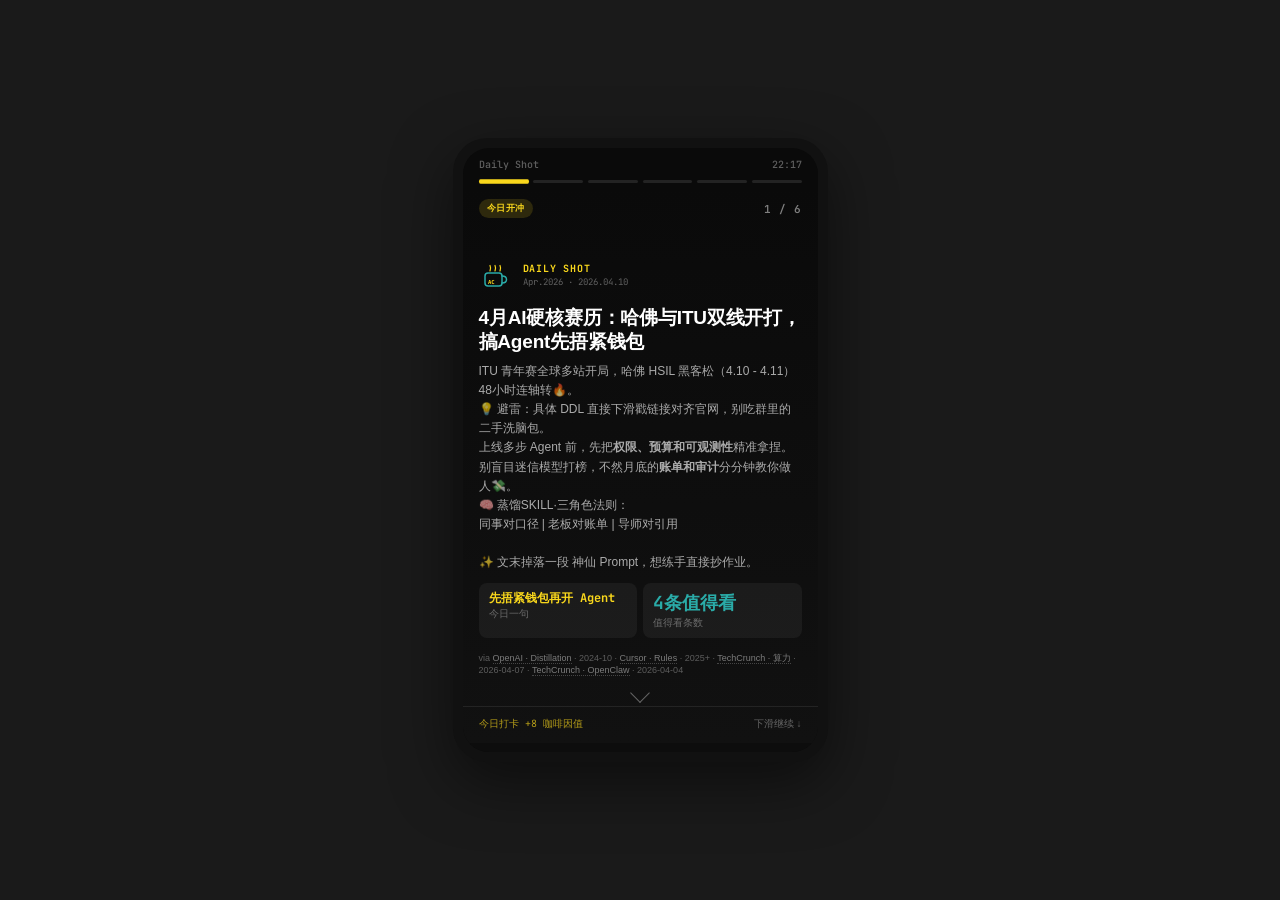
<file: daily-shot-april-2026.html>
<!DOCTYPE html>
<html lang="zh-CN">
<head>
<meta charset="UTF-8">
<meta name="viewport" content="width=device-width, initial-scale=1.0, maximum-scale=1.0, user-scalable=no">
<title>Daily Shot · 4月AI情报</title>

<!-- Google Fonts -->
<link rel="preconnect" href="https://fonts.googleapis.com">
<link rel="preconnect" href="https://fonts.gstatic.com" crossorigin>
<link href="https://fonts.googleapis.com/css2?family=JetBrains+Mono:wght@400;500;700&display=swap" rel="stylesheet">

<style>
/* ========== CSS Variables / Brand Tokens ========== */
:root {
  /* Colors */
  --color-yellow: #F9D71C;
  --color-teal: #2AABA8;
  --color-espresso: #1A1A1A;
  --color-background: #0a0a0a;
  --color-surface: #111;
  --color-border: rgba(255, 255, 255, 0.08);
  --color-text-primary: #ffffff;
  --color-text-secondary: rgba(255, 255, 255, 0.65);
  --color-text-tertiary: rgba(255, 255, 255, 0.35);

  /* Rarity Colors */
  --rarity-common: rgba(255, 255, 255, 0.6);
  --rarity-uncommon: #2AABA8;
  --rarity-rare: #AFA9EC;
  --rarity-legendary: #F9D71C;

  /* Fonts */
  --font-mono: 'JetBrains Mono', monospace;
  --font-body: -apple-system, BlinkMacSystemFont, 'SF Pro Text', 'Helvetica Neue', 'PingFang SC', 'Hiragino Sans GB', 'Microsoft YaHei', sans-serif;

  /* Spacing */
  --spacing-xs: 4px;
  --spacing-sm: 8px;
  --spacing-md: 12px;
  --spacing-lg: 16px;
  --spacing-xl: 24px;

  /* Screen height */
  --screen-height: 556px;
}

/* ========== Base Styles ========== */
* {
  box-sizing: border-box;
  margin: 0;
  padding: 0;
  -webkit-tap-highlight-color: transparent;
}

body {
  font-family: var(--font-body);
  background: var(--color-espresso);
  color: var(--color-text-primary);
  overflow: hidden;
  height: 100vh;
  display: flex;
  align-items: center;
  justify-content: center;
}

/* ========== Phone Container ========== */
.phone {
  width: 375px;
  background: var(--color-surface);
  border-radius: 34px;
  padding: 10px;
  box-shadow: 0 20px 60px rgba(0, 0, 0, 0.5);
}

.screen {
  background: var(--color-background);
  border-radius: 26px;
  height: calc(var(--screen-height) + 48px);
  overflow: hidden;
  position: relative;
  cursor: grab;
}

.screen:active { cursor: grabbing; }

/* ========== Top Bar ========== */
.top-bar {
  display: flex;
  justify-content: space-between;
  align-items: center;
  padding: 10px 16px 4px;
  font-size: 10px;
  color: var(--color-text-tertiary);
  font-family: var(--font-mono);
  font-weight: 500;
}

/* ========== Progress Dots (6-segment) ========== */
.progress-dots {
  display: flex;
  gap: 5px;
  padding: 5px 16px 4px;
  align-items: center;
}
.progress-seg {
  flex: 1;
  height: 3px;
  border-radius: 2px;
  background: rgba(255,255,255,.1);
  transition: background 0.35s ease, transform 0.35s ease;
  transform-origin: center;
}
.progress-seg.seg-active {
  background: var(--color-yellow);
  transform: scaleY(1.5);
}
.progress-seg.seg-visited { background: rgba(249,215,28,.32); }

/* ========== Feed Container ========== */
.feed {
  display: flex;
  flex-direction: column;
  transition: transform 0.4s cubic-bezier(0.4, 0, 0.2, 1);
  scroll-snap-type: y mandatory;
}

.slide {
  width: 100%;
  height: var(--screen-height);
  flex-shrink: 0;
  position: relative;
  overflow: hidden;
  display: flex;
  flex-direction: column;
  scroll-snap-align: start;
}

/* ========== Tag Strip ========== */
.tag-strip {
  display: flex;
  align-items: center;
  gap: 6px;
  padding: 12px 16px 0;
}
.tag-pill {
  font-size: 9px;
  font-weight: 600;
  padding: 3px 8px;
  border-radius: 20px;
  letter-spacing: 0.06em;
  text-transform: uppercase;
}
.slide-num {
  margin-left: auto;
  font-size: 11px;
  color: rgba(255,255,255,.48);
  font-family: var(--font-mono);
  font-weight: 600;
  letter-spacing: .04em;
}

/* ========== Hero Section ========== */
.hero {
  padding: 10px 16px 0;
  flex: 1;
  display: flex;
  flex-direction: column;
  justify-content: center;
}

.hero-label {
  font-size: 10px;
  color: var(--color-text-tertiary);
  margin-bottom: 6px;
  letter-spacing: 0.04em;
}

.hero-headline {
  font-size: 19px;
  font-weight: 800;
  color: var(--color-text-primary);
  line-height: 1.25;
  margin-bottom: 8px;
  letter-spacing: -0.01em;
}

.hero-body {
  font-size: 12px;
  color: var(--color-text-secondary);
  line-height: 1.6;
  margin-bottom: 10px;
}

/* ========== Stats ========== */
.stat-row {
  display: grid;
  grid-template-columns: 1fr 1fr;
  gap: 6px;
  margin-bottom: 8px;
}

.stat-box {
  background: rgba(255, 255, 255, 0.05);
  border-radius: 8px;
  padding: 8px 10px;
}

.stat-val {
  font-size: 18px;
  font-weight: 700;
  font-family: var(--font-mono);
}
.stat-sub {
  font-size: 10px;
  color: var(--color-text-tertiary);
  margin-top: 1px;
}

/* ========== Person Card ========== */
.person-card {
  background: rgba(255, 255, 255, 0.04);
  border: 0.5px solid rgba(255, 255, 255, 0.08);
  border-radius: 10px;
  padding: 10px 12px;
  margin-bottom: 8px;
  min-width: 0;
}

.person-top {
  display: flex;
  align-items: center;
  gap: 8px;
  margin-bottom: 6px;
}

.avatar {
  width: 28px;
  height: 28px;
  border-radius: 50%;
  display: flex;
  align-items: center;
  justify-content: center;
  font-size: 11px;
  font-weight: 700;
  flex-shrink: 0;
}

.person-name {
  font-size: 12px;
  font-weight: 600;
  color: var(--color-text-primary);
}
.person-meta {
  font-size: 10px;
  color: var(--color-text-tertiary);
}

.person-quote {
  font-size: 11px;
  color: var(--color-text-secondary);
  line-height: 1.5;
  font-style: italic;
  border-left: 2px solid var(--color-yellow);
  padding-left: 8px;
  margin-bottom: 6px;
}

.learn-badge {
  font-size: 10px;
  color: var(--color-yellow);
  font-weight: 500;
}

/* ========== Can/Cannot Items ========== */
.can-section {
  display: flex;
  flex-direction: column;
  gap: 5px;
  margin-bottom: 6px;
}
.can-label {
  font-size: 9px;
  font-weight: 600;
  padding: 1px 6px;
  border-radius: 10px;
  display: inline-block;
  margin-bottom: 4px;
}
.can-item {
  display: flex;
  align-items: flex-start;
  gap: 8px;
  background: rgba(255, 255, 255, 0.04);
  border-radius: 8px;
  padding: 8px 10px;
}
.can-dot {
  width: 6px;
  height: 6px;
  border-radius: 50%;
  flex-shrink: 0;
  margin-top: 3px;
}
.can-text {
  font-size: 11px;
  color: var(--color-text-secondary);
  line-height: 1.45;
  flex: 1;
}

/* ========== Action Chips ========== */
.action-chip {
  display: inline-flex;
  align-items: center;
  gap: 5px;
  background: rgba(249, 215, 28, 0.12);
  border: 0.5px solid rgba(249, 215, 28, 0.35);
  border-radius: 8px;
  padding: 7px 11px;
  font-size: 11px;
  color: var(--color-yellow);
  font-weight: 500;
  margin-bottom: 10px;
  cursor: pointer;
  transition: all 0.2s;
}
.action-chip:hover {
  background: rgba(249, 215, 28, 0.18);
  border-color: rgba(249, 215, 28, 0.5);
}
.action-chip.copyable { position: relative; }
.action-chip.copied::after {
  content: '✓ 已复制';
  position: absolute;
  top: -20px;
  left: 50%;
  transform: translateX(-50%);
  background: rgba(29, 158, 117, 0.9);
  color: white;
  padding: 2px 8px;
  border-radius: 4px;
  font-size: 9px;
  white-space: nowrap;
}
.teal-chip { background: rgba(42, 171, 168, 0.12); border-color: rgba(42, 171, 168, 0.35); color: #4FC3C1; }
.pink-chip { background: rgba(212, 83, 126, 0.15); border-color: rgba(212, 83, 126, 0.4); color: #ED93B1; }
.white-chip { background: rgba(255, 255, 255, 0.07); border-color: rgba(255, 255, 255, 0.15); color: rgba(255, 255, 255, 0.7); }
.purple-chip { background: rgba(127, 119, 221, 0.15); border-color: rgba(175, 169, 236, 0.3); color: #AFA9EC; }
.green-chip { background: rgba(99, 153, 34, 0.12); border-color: rgba(151, 196, 89, 0.3); color: #97C459; }

/* 长 Prompt：列布局 + 断行，避免 inline-flex 在窄屏把中英文拆碎 */
.action-chip.prompt-chip {
  display: flex;
  flex-direction: column;
  align-items: stretch;
  width: 100%;
  max-width: 100%;
  gap: 6px;
}
.prompt-chip__label {
  font-family: var(--font-mono);
  font-size: 10px;
  font-weight: 600;
  opacity: 0.88;
  flex-shrink: 0;
  letter-spacing: 0.02em;
}
.prompt-chip__body {
  width: 100%;
  min-width: 0;
  font-size: 12px;
  line-height: 1.58;
  font-weight: 500;
  word-break: break-word;
  overflow-wrap: anywhere;
}

/* 第三/五屏已不用内部滚动；保留类名以免旧缓存报错 */
.hero.hero--scroll {
  min-height: 0;
  flex: 1;
  overflow-y: auto;
  -webkit-overflow-scrolling: touch;
  justify-content: flex-start;
  padding-bottom: 8px;
}

/* ========== Bottom Bar ========== */
.bottom-bar {
  padding: 10px 16px calc(12px + env(safe-area-inset-bottom, 0px));
  border-top: 0.5px solid var(--color-border);
  display: flex;
  align-items: center;
  justify-content: space-between;
  flex-shrink: 0;
}
.bottom-pts {
  font-size: 10px;
  color: rgba(249, 215, 28, 0.7);
  font-family: var(--font-mono);
}
.bottom-action {
  font-size: 10px;
  color: var(--color-text-tertiary);
}

/* ========== Scroll Hint ========== */
.scroll-hint {
  position: absolute;
  bottom: 52px;
  left: 50%;
  transform: translateX(-50%);
  display: flex;
  flex-direction: column;
  align-items: center;
  gap: 3px;
  opacity: 0.35;
  pointer-events: none;
  transition: opacity 0.3s;
}
.scroll-arrow {
  width: 14px;
  height: 14px;
  border-right: 1.5px solid white;
  border-bottom: 1.5px solid white;
  transform: rotate(45deg);
  animation: bounce 2s infinite;
}
@keyframes bounce {
  0%, 100% { transform: rotate(45deg) translateY(0); }
  50% { transform: rotate(45deg) translateY(4px); }
}

/* ========== Slide 2 Carousel (horizontal) ========== */
.peer-carousel {
  display: flex;
  overflow-x: auto;
  scroll-snap-type: x mandatory;
  scroll-behavior: smooth;
  border-radius: 12px;
  gap: 10px;
  padding-bottom: 4px;
  -webkit-overflow-scrolling: touch;
  touch-action: pan-x;
}
.peer-panel {
  min-width: 100%;
  scroll-snap-align: start;
  scroll-snap-stop: always;
  padding: 2px 2px 0;
}
.peer-carousel::-webkit-scrollbar { display: none; }
.peer-dots {
  display: flex;
  justify-content: center;
  gap: 6px;
  margin-top: 8px;
  margin-bottom: 6px;
}
.peer-dot {
  width: 7px;
  height: 3px;
  border-radius: 10px;
  background: rgba(255,255,255,.12);
  transition: background .25s ease, transform .25s ease;
}
.peer-dot.active {
  background: rgba(249,215,28,.55);
  transform: scaleX(1.4);
}

/* ========== Sources Line ========== */
.meta-source {
  font-size: 9px;
  color: rgba(255,255,255,.32);
  line-height: 1.35;
  margin-top: 6px;
}
.meta-source a {
  color: rgba(255,255,255,.45);
  text-decoration: none;
  border-bottom: 1px dotted rgba(255,255,255,.22);
}
.meta-source a:hover { color: rgba(255,255,255,.65); border-bottom-color: rgba(255,255,255,.35); }

/* ========== Blind Box Card ========== */
.card-reveal-overlay {
  position: fixed;
  top: 0;
  left: 0;
  width: 100%;
  height: 100%;
  background: rgba(0, 0, 0, 0.85);
  display: flex;
  align-items: center;
  justify-content: center;
  z-index: 1000;
  opacity: 0;
  pointer-events: none;
  transition: opacity 0.3s;
}
.card-reveal-overlay.active {
  opacity: 1;
  pointer-events: all;
}
.card-box {
  width: 120px;
  height: 120px;
  background: linear-gradient(135deg, rgba(249, 215, 28, 0.2), rgba(42, 171, 168, 0.2));
  border: 2px solid rgba(249, 215, 28, 0.5);
  border-radius: 16px;
  display: flex;
  align-items: center;
  justify-content: center;
  font-size: 48px;
  cursor: pointer;
  transition: transform 0.3s;
  position: relative;
}
.card-box:hover { transform: scale(1.05); }
.card-box.shimmer::before {
  content: '';
  position: absolute;
  top: -50%;
  left: -50%;
  width: 200%;
  height: 200%;
  background: linear-gradient(45deg, transparent, rgba(255, 255, 255, 0.1), transparent);
  animation: shimmer 2s infinite;
}
@keyframes shimmer {
  0% { transform: translateX(-100%) translateY(-100%) rotate(45deg); }
  100% { transform: translateX(100%) translateY(100%) rotate(45deg); }
}
.card-content {
  display: none;
  flex-direction: column;
  align-items: center;
  text-align: center;
  max-width: 280px;
  background: rgba(255, 255, 255, 0.05);
  border: 1px solid rgba(255, 255, 255, 0.1);
  border-radius: 16px;
  padding: 24px;
  animation: cardReveal 0.5s ease-out;
}
.card-content.active { display: flex; }
@keyframes cardReveal {
  0% { opacity: 0; transform: scale(0.8) rotateY(90deg); }
  100% { opacity: 1; transform: scale(1) rotateY(0deg); }
}
.card-icon { font-size: 48px; margin-bottom: 12px; }
.card-rarity {
  font-size: 10px;
  font-weight: 600;
  padding: 3px 10px;
  border-radius: 12px;
  margin-bottom: 8px;
  text-transform: uppercase;
  letter-spacing: 0.08em;
}
.card-name { font-size: 16px; font-weight: 700; margin-bottom: 6px; color: var(--color-text-primary); }
.card-type { font-size: 11px; color: var(--color-text-tertiary); margin-bottom: 8px; }
.card-desc { font-size: 12px; color: var(--color-text-secondary); line-height: 1.5; }
.card-close {
  margin-top: 16px;
  padding: 8px 16px;
  background: rgba(255, 255, 255, 0.1);
  border: 1px solid rgba(255, 255, 255, 0.2);
  border-radius: 8px;
  color: var(--color-text-primary);
  font-size: 12px;
  cursor: pointer;
  transition: background 0.2s;
}
.card-close:hover { background: rgba(255, 255, 255, 0.15); }
.particle {
  position: absolute;
  width: 8px;
  height: 8px;
  border-radius: 50%;
  pointer-events: none;
  animation: particle-burst 1s ease-out forwards;
}
@keyframes particle-burst {
  0% { opacity: 1; transform: translate(0, 0) scale(1); }
  100% { opacity: 0; transform: translate(var(--tx), var(--ty)) scale(0); }
}

/* ========== Screen-specific Styles ========== */
.summary-grid {
  display: grid;
  grid-template-columns: 1fr 1fr;
  gap: 6px;
  margin-top: 12px;
}
.summary-box {
  background: rgba(255, 255, 255, 0.05);
  border-radius: 8px;
  padding: 9px 10px;
  text-align: center;
}
.summary-label {
  font-size: 10px;
  color: var(--color-text-tertiary);
  margin-bottom: 4px;
}
.summary-value {
  font-size: 20px;
  font-weight: 700;
  font-family: var(--font-mono);
}
.cta-button {
  display: block;
  text-align: center;
  padding: 10px 14px;
  border-radius: 10px;
  font-size: 12px;
  margin-bottom: 8px;
  cursor: pointer;
  transition: all 0.2s;
}

/* ========== Responsive ========== */
@media (max-width: 400px) {
  :root {
    --feed-chrome-top: 48px;
    --screen-height: calc(100dvh - var(--feed-chrome-top));
  }
  body {
    min-height: 100dvh;
    align-items: stretch;
  }
  .phone {
    width: 100%;
    border-radius: 0;
    padding: 0;
    height: 100dvh;
    min-height: 100dvh;
    box-shadow: none;
  }
  .screen {
    border-radius: 0;
    height: 100dvh;
    max-height: 100dvh;
  }
}
</style>
</head>
<body>

<div class="phone">
  <div class="screen" id="screen">
    <!-- Top Bar -->
    <div class="top-bar">
      <span>Daily Shot</span>
      <span id="time-display">08:24</span>
    </div>

    <!-- Progress Bar: 6 segments -->
    <div class="progress-dots" id="progress-dots">
      <div class="progress-seg seg-active" data-idx="0"></div>
      <div class="progress-seg" data-idx="1"></div>
      <div class="progress-seg" data-idx="2"></div>
      <div class="progress-seg" data-idx="3"></div>
      <div class="progress-seg" data-idx="4"></div>
      <div class="progress-seg" data-idx="5"></div>
    </div>

    <!-- Feed -->
    <div class="feed" id="feed">
      <!-- Slides will be dynamically generated -->
    </div>

    <!-- Scroll Hint -->
    <div class="scroll-hint" id="scroll-hint">
      <div class="scroll-arrow"></div>
    </div>
  </div>
</div>

<!-- Card Reveal Overlay -->
<div class="card-reveal-overlay" id="card-overlay">
  <div class="card-box shimmer" id="card-box">?</div>
  <div class="card-content" id="card-content">
    <div class="card-icon" id="card-icon"></div>
    <div class="card-rarity" id="card-rarity"></div>
    <div class="card-name" id="card-name"></div>
    <div class="card-type" id="card-type"></div>
    <div class="card-desc" id="card-desc"></div>
    <div style="display:flex;gap:10px;margin-top:16px">
      <button class="card-close" id="card-close" style="margin-top:0;flex:1">关闭</button>
      <button class="card-close" onclick="closeCardOverlay();goToSlide(0)" style="margin-top:0;flex:1;background:rgba(249,215,28,.1);color:#F9D71C;border-color:rgba(249,215,28,.25)">← 首页</button>
    </div>
  </div>
</div>

<!-- Main App Script -->
<script>
// ========== Content Data (Inline) ==========
const DAILY_CONTENT = {
  date: "2026.04.10",
  issue: "Apr.2026",

  hook: {
    peerUsage: "先捂紧钱包再开 Agent",
    rareEvents: "4条值得看",
    caffeineBonus: 8,
    sources: [
      { label: "OpenAI · Distillation", date: "2024-10", url: "https://openai.com/index/api-model-distillation/" },
      { label: "Cursor · Rules", date: "2025+", url: "https://docs.cursor.com/context/rules" },
      { label: "TechCrunch · 算力", date: "2026-04-07", url: "https://techcrunch.com/2026/04/07/anthropic-compute-deal-google-broadcom-tpus/" },
      { label: "TechCrunch · OpenClaw", date: "2026-04-04", url: "https://techcrunch.com/2026/04/04/anthropic-says-claude-code-subscribers-will-need-to-pay-extra-for-openclaw-support/" }
    ]
  },

  peer: {
    panels: [
      {
        tag: "青年",
        headline: "ITU 青年赛\n全球多站开打",
        role: "ITU · AI for Good",
        major: "Robotics for Good Youth",
        achievementTime: "2026 春 · 多站预选（日历以官网为准）",
        quote: "不比谁口号响，比的是**年轻队扛着机器人+算法**，啃自己家门口的真问题——田里、教室里、物流转不动的环节。联合国把台子搭好，**各国预选赛**连着上，圈里聊的是「你这站解决啥」不是「我模型多大」。",
        prompts: [
          "官网上这一季「青年赛」到底比啥？用一句话说清。",
          "随便点进一个分站或日历条目：时间、地点、谁能报，列三项。",
          "这事和「只会聊天的大模型 demo」差在哪？写一句人话。"
        ],
        errorPrompt: "别把媒体报道的日期当最终日程；以 ITU 活动页为准。",
        ctaText: "复制 · 拉队友去官网对表",
        rarity: "少见",
        sources: [
          { label: "ITU · Youth Challenge", date: "2026", url: "https://aiforgood.itu.int/robotics-for-good-youth-challenge/" },
          { label: "ITU · 活动目录", date: "2026", url: "https://aiforgood.itu.int/eventcat/robotics-for-good-youth-challenge/" }
        ]
      },
      {
        tag: "医疗",
        headline: "哈佛 HSIL 黑客松\n健康+AI 两天连轴",
        role: "哈佛 Chan · HSIL",
        major: "第 7 届 · 全球多 Hub",
        achievementTime: "2026-04-10 至 04-11",
        quote: "两天里**学生、临床、工程、设计**混一组，盯的是医疗系统怎么更**扛造、省钱、公平**，AI 是工具不是噱头。赢的队伍后面还有**创投孵化**那一截，不是比完就散。",
        prompts: [
          "官网**主题句**是啥？原样抄一句。",
          "**Venture Building / Bootcamp** 大概在啥时间段？各写一条。",
          "这种赛和你平时「调 API 玩 Agent」有啥不一样？一句结论。"
        ],
        errorPrompt: "**资格、Hub 列表**以官网为准，别凭印象报名。",
        ctaText: "复制 · 三条追问贴给队长",
        rarity: "少见",
        sources: [
          { label: "Harvard HSIL", date: "2026-04-10", url: "https://hsph.harvard.edu/research/health-systems-innovation-lab/work/hsil-hackathon-2026-building-high-value-health-systems-leveraging-ai/" }
        ]
      }
    ]
  },

  boundary: {
    can: [
      {
        title: "企业侧：管控和计价摆上桌了",
        detail: "**Anthropic / OpenAI** 抢大单时把 **RBAC、团队预算封顶、日志能串起来** 写进叙事。没这套，采购和合规心里没底，合同不好签。"
      },
      {
        title: "工程侧：开源 harness 能审能管",
        detail: "**Hermes** 一类框架把换模型、审批、打点、回滚串成工作流；demo 能跑和**敢上产线**差一截，靠的就是这类底子。**蒸馏/小模型**也能压账单，看业务吃不吃得下那条复杂度。"
      }
    ],
    cannot: [
      {
        title: "Mythos 这类：强，但是预览",
        detail: "官方口径研究预览、别乱抡。**对外方案**里先想清引用边界，别把「能演示」吹成「能量产」。"
      },
      {
        title: "订户≠给 OpenClaw 随便烧",
        detail: "**Claude Code** 订户用 **OpenClaw** 要**另加钱**（见 2026-04 报道）。第三方 agent 一火，厂商就把**谁买单**划清楚——签字前看清条款适用范围。**算力大单**背后也常是长期绑厂、供应链和地缘，一眼看不穿，别当纯技术新闻滑过去。"
      }
    ],
    footerSources: [
      { label: "SiliconANGLE · 企服", date: "2026-04-09", url: "https://siliconangle.com/2026/04/09/anthropic-openai-target-big-businesses-enterprise-grade-controls-lower-pricing/" },
      { label: "TechCrunch · OpenClaw", date: "2026-04-04", url: "https://techcrunch.com/2026/04/04/anthropic-says-claude-code-subscribers-will-need-to-pay-extra-for-openclaw-support/" },
      { label: "Anthropic · Mythos", date: "2026-04-07", url: "https://red.anthropic.com/2026/mythos-preview/" },
      { label: "Hermes · Releases", date: "2026-04-08", url: "https://github.com/NousResearch/hermes-agent/releases" }
    ],
    summary: "上线多步 Agent 前，先把**权限、预算和可观测性**精准拿捏。别盲目迷信模型打榜，不然月底的**账单和审计**分分钟教你做人💸。",
    rarity: "少见"
  },

  major: {
    day: "周五",
    target: "蒸馏 · 三角色",
    headline: "同事对口径\n老板对账单\n导师对引用",
    body: "同一套 **蒸馏（大带小）**，拆成三份 **skill** 就好记：\n跟**同事**——**术语、模板、输出格式**钉死，少返工，也少烧共享额度。\n跟**老板**——**谁自动化、预算封顶、出事谁扛**写清楚；小模型顶一条线不是丢人，是省钱。\n跟**导师**——**章节结构、引用边界、AI 辅助写在哪**；别把预览模型吹成合著者。\nOpenAI 把蒸馏塞进 API 流程；Cursor **Rules** 能把三种口吻落成文件——别让聊天框当你的唯一文档。\n研究圈趣闻：**TinyLoRA** 三月有被报道用极少参数在数学题上刷存在感（当八卦听，别当一键方案）。",
    question: "三个人里，你**先给谁**补一套 skill？扯一句就行。",
    rarity: "少见",
    sources: [
      { label: "OpenAI · Distillation", date: "2024-10", url: "https://openai.com/index/api-model-distillation/" },
      { label: "Cursor · Rules", date: "2025+", url: "https://docs.cursor.com/context/rules" },
      { label: "Marktechpost · TinyLoRA", date: "2026-03-24", url: "https://www.marktechpost.com/2026/03/24/this-ai-paper-introduces-tinylora-a-13-parameter-fine-tuning-method-that-reaches-91-8-percent-gsm8k-on-qwen2-5-7b/" }
    ]
  },

  test: {
    headline: "试一下 · Gamma + Hermes",
    description: "**Gamma**：课堂展示/大作业一页过。**Hermes**：把「跑实验、交代码」写成能复盘的一段。第五屏顺带练：**给组长、导师各写一个 mini-skill**（口吻+雷区+要的章节结构）。点按钮复制**完整** Prompt。",
    saas: {
      toolName: "Gamma",
      url: "https://gamma.app",
      urlLabel: "gamma.app · 2026-04-10",
      timeCost: "~1 分钟",
      timeCostLabel: "草稿→能讲",
      promptDisplay: "一页给同学讲清：作业里用 Agent 要盯的三件事：谁能改啥、额度、出事咋复盘；口语。",
      prompt: "用一页讲清：大学生小组里落地 AI Agent 要盯的三件事（**谁能改仓库/数据、共享 API额度、出事怎么复盘**），像给室友讲，别爹味。文末加两段 **mini-skill 提纲**：一段模仿**组长的催进度口吻**，一段模仿**导师要的章节/引用习惯**（各5 条 bullet）。"
    },
    oss: {
      toolName: "Hermes Agent",
      url: "https://github.com/NousResearch/hermes-agent/releases",
      urlLabel: "v2026.4.8 · 2026-04-08",
      timeCost: "~10 分钟",
      timeCostLabel: "流程→能复盘",
      promptDisplay: "6 步走：每步输入/输出/工具/日志/回滚；列必须组长或导师点头的动作。",
      prompt: "把我这门课/毕设接下来要做的事拆成 6 步：每步写清输入、输出、要调啥工具、打点啥日志、挂了怎么回滚。最后列一份**必须组长或导师点头**的危险动作（例如改数据、交终稿、对外的邮件）。另：用一段话解释我能不能用**蒸馏**思路在本机/便宜模型上复现主线实验（不要求真训，只要实验计划）。"
    },
    rarity: "少见"
  },

  close: {
    ctaText: "这周挑一门课或毕设里**真在赶的 ddl**，写成**能复查、能贴聊天记录/日志**的一段流程",
    caffeineEarned: 46,
    streakDays: 4,
    exitLink: '<span style="opacity:.85">交稿前：引用、致谢、谁改了啥——组里先对齐，别 ddl 夜吵架。</span>'
  },

  cardPool: [
    { id: "cog_001", type: "认知升级", name: "先看原文再吵", icon: "👀", rarity: "少见", description: "第二屏是新闻动态，点开链接再讨论。", color: "#AFA9EC" },
    { id: "biz_001", type: "商业信号", name: "会员划线", icon: "💳", rarity: "少见", description: "学生预算有限，加钱条款看准再开插件。", color: "#D4537E" },
    { id: "sec_001", type: "安全提醒", name: "预览别当终稿", icon: "🛡️", rarity: "稀有", description: "研究预览写论文先看清学校/课程引用要求。", color: "#2AABA8" },
    { id: "ops_001", type: "落地工具", name: "额度分工复盘", icon: "📋", rarity: "少见", description: "谁能改仓库、共享 key 烧到哪、翻车了咋复盘。", color: "#F9D71C" },
    { id: "oss_001", type: "开源生态", name: "蒸馏省调用", icon: "🔧", rarity: "稀有", description: "大带小、少烧 API，毕设复现友好。", color: "#97C459" },
    { id: "act_001", type: "行动卡", name: "mini-skill", icon: "✅", rarity: "普通", description: "给组长、导师各写一小段规则，少返工。", color: "#F9D71C" }
  ]
};

// ========== App State ==========
let currentSlide = 0;
const totalSlides = 6;
let startX = 0;
let startY = 0;
let isDragging = false;
let hasMoved = false;
let gestureLock = null; // 'h' | 'v' | null
let startedInPeerCarousel = false;
/** 第二屏 peer 轮播：一次性自动右滑的 timeout id */
let peerAutoTimer = null;

// ========== DOM Elements ==========
const feed = document.getElementById('feed');
const progressSegs = document.querySelectorAll('.progress-seg');
const scrollHint = document.getElementById('scroll-hint');
const screen = document.getElementById('screen');
const cardOverlay = document.getElementById('card-overlay');
const cardBox = document.getElementById('card-box');
const cardContent = document.getElementById('card-content');

// ========== LocalStorage Management ==========
const STORAGE_KEYS = {
  CAFFEINE_TOTAL: 'daily_shot_caffeine_total',
  STREAK_DAYS: 'daily_shot_streak_days',
  LAST_VISIT: 'daily_shot_last_visit',
  CARDS_COLLECTED: 'daily_shot_cards_collected'
};

function getStorageItem(key, defaultValue) {
  try {
    const item = localStorage.getItem(key);
    return item ? JSON.parse(item) : defaultValue;
  } catch (e) {
    return defaultValue;
  }
}

function setStorageItem(key, value) {
  try {
    localStorage.setItem(key, JSON.stringify(value));
  } catch (e) {
    console.error('Storage error:', e);
  }
}

// ========== Streak & Caffeine Management ==========
function updateStreak() {
  const today = new Date().toDateString();
  const lastVisit = getStorageItem(STORAGE_KEYS.LAST_VISIT, null);
  let streakDays = getStorageItem(STORAGE_KEYS.STREAK_DAYS, 0);

  if (lastVisit !== today) {
    const yesterday = new Date();
    yesterday.setDate(yesterday.getDate() - 1);

    if (lastVisit === yesterday.toDateString()) streakDays += 1;
    else if (lastVisit !== null) streakDays = 1;
    else streakDays = 1;

    setStorageItem(STORAGE_KEYS.STREAK_DAYS, streakDays);
    setStorageItem(STORAGE_KEYS.LAST_VISIT, today);
  }
  return streakDays;
}

function addCaffeine(amount) {
  const total = getStorageItem(STORAGE_KEYS.CAFFEINE_TOTAL, 0);
  const newTotal = total + amount;
  setStorageItem(STORAGE_KEYS.CAFFEINE_TOTAL, newTotal);
  return newTotal;
}

// ========== Copy to Clipboard ==========
function copyToClipboard(text, element) {
  if (navigator.clipboard && navigator.clipboard.writeText) {
    navigator.clipboard.writeText(text).then(() => showCopyFeedback(element)).catch(() => fallbackCopy(text, element));
  } else {
    fallbackCopy(text, element);
  }
}

function fallbackCopy(text, element) {
  const textarea = document.createElement('textarea');
  textarea.value = text;
  textarea.style.position = 'fixed';
  textarea.style.opacity = '0';
  document.body.appendChild(textarea);
  textarea.select();
  try {
    document.execCommand('copy');
    showCopyFeedback(element);
  } catch (e) {
    console.error('Copy failed:', e);
  }
  document.body.removeChild(textarea);
}

function showCopyFeedback(element) {
  element.classList.add('copied');
  setTimeout(() => element.classList.remove('copied'), 2000);
}

// ========== Rarity Styling ==========
function getRarityStyle(rarity) {
  const styles = {
    '普通': { bg: 'rgba(255,255,255,0.08)', color: 'rgba(255,255,255,0.6)', border: 'rgba(255,255,255,0.15)' },
    '少见': { bg: 'rgba(42,171,168,0.15)',  color: '#2AABA8',              border: 'rgba(42,171,168,0.35)'  },
    '稀有': { bg: 'rgba(175,169,236,0.2)',  color: '#AFA9EC',              border: 'rgba(175,169,236,0.4)'  },
    '传说': { bg: 'rgba(249,215,28,0.2)',   color: '#F9D71C',              border: 'rgba(249,215,28,0.5)'   }
  };
  return styles[rarity] || styles['普通'];
}

// ========== Sources ==========
function renderSources(sources) {
  if (!sources || !sources.length) return '';
  const parts = sources.map((s) => `<a href="${s.url}" target="_blank" rel="noreferrer">${s.label}</a> · ${s.date}`);
  return `<div class="meta-source">via ${parts.join(' · ')}</div>`;
}

function escapeHtml(str) {
  return String(str).replace(/&/g, '&amp;').replace(/</g, '&lt;').replace(/>/g, '&gt;').replace(/"/g, '&quot;').replace(/'/g, '&#039;');
}

/** 先转义 HTML，再把 **加粗** 转为 <strong>（仅用于可信静态文案） */
function formatInlineBold(str) {
  return escapeHtml(str).replace(/\*\*(.+?)\*\*/g, '<strong>$1</strong>');
}

function hookHeadlineOneLine(headline) {
  return String(headline || '').replace(/\n/g, ' ').trim();
}

/** 取卡片标题第一行（首页大标题只露主名，细节在下滑卡片里） */
function hookHeadlineFirstLine(headline) {
  return String(headline || '').split(/\n/)[0].trim();
}

/** 首页赛事日期压成「4.10 - 4.11」，避免套娃括号 */
function hookCompactDateRange(achievementTime) {
  const raw = String(achievementTime || '');
  const m = raw.match(/(\d{4})-(\d{2})-(\d{2})\s*至\s*(\d{2})-(\d{2})/);
  if (m) return `${Number(m[2])}.${Number(m[3])} - ${Number(m[4])}.${Number(m[5])}`;
  return '';
}

/** 首页大标题（本期定调，抓开发者痛点） */
function buildHookTeaser() {
  return '4月AI硬核赛历：哈佛与ITU双线开打，搞Agent先捂紧钱包';
}

/** 首页小字：赛事播报 → 金句 → 蒸馏三角色 → CTA；不出现屏序词 */
function buildHookDescription() {
  const ps = DAILY_CONTENT.peer.panels || [];
  const sum = DAILY_CONTENT.boundary.summary || '';
  const mj = DAILY_CONTENT.major;
  const parts = [];
  if (ps[0] && ps[1]) {
    const hsilDates = hookCompactDateRange(ps[1].achievementTime);
    const dateChunk = hsilDates ? `（${hsilDates}）` : '';
    parts.push(`ITU 青年赛全球多站开局，哈佛 HSIL 黑客松${dateChunk} 48小时连轴转🔥。`);
    parts.push('\u{1F4A1} 避雷：具体 DDL 直接下滑戳链接对齐官网，别吃群里的二手洗脑包。');
  } else if (ps[0]) {
    parts.push(`**${hookHeadlineOneLine(ps[0].headline)}**${ps[0].achievementTime ? '，' + ps[0].achievementTime : ''}。下滑点链核对。`);
    parts.push('\u{1F4A1} 避雷：DDL 以官网为准，别吃群里的二手包。');
  }
  parts.push(sum);
  const roleBits = (mj.headline || '').split(/\n/).map((s) => s.trim()).filter(Boolean).join(' | ');
    parts.push(`\u{1F9E0} 蒸馏SKILL·三角色法则：\n${roleBits}\n\n\u{2728} 文末掉落一段 神仙 Prompt，想练手直接抄作业。`);
  return parts.join('\n');
}

/** 横向双卡含 gap 时，scrollLeft 步进不等于 clientWidth，用 offsetLeft 对齐 */
function getPeerPanelScrollLeft(carousel, index) {
  const panels = carousel.querySelectorAll('.peer-panel');
  const p = panels[index];
  return p ? p.offsetLeft : 0;
}

function getPeerCarouselIndex(carousel) {
  const panels = carousel.querySelectorAll('.peer-panel');
  if (!panels.length) return 0;
  let best = 0;
  let bestDist = Infinity;
  for (let i = 0; i < panels.length; i++) {
    const d = Math.abs(carousel.scrollLeft - panels[i].offsetLeft);
    if (d < bestDist) {
      bestDist = d;
      best = i;
    }
  }
  return best;
}

// ========== Render Slides ==========
function renderSlides() {
  const streak = updateStreak();

  const panels = DAILY_CONTENT.peer.panels;
  const peerPanelsHtml = panels.map((p, idx) => `
    <div class="peer-panel" data-panel-idx="${idx}">
      <div class="hero-headline" style="font-size:16px;margin-bottom:10px">${formatInlineBold(p.headline).replace(/\n/g,'<br>')}</div>
      <div class="person-card">
        <div class="person-top">
          <div class="avatar" style="background:rgba(42,171,168,.18);color:#2AABA8">${escapeHtml(p.tag).slice(0,2)}</div>
          <div>
            <div class="person-name">${escapeHtml(p.role)} · ${escapeHtml(p.major)}</div>
            <div class="person-meta">${escapeHtml(p.achievementTime)}</div>
          </div>
        </div>
        <div class="person-quote">"${formatInlineBold(p.quote)}"</div>
        <div style="margin-top:4px">
          <div style="font-size:9px;font-weight:600;color:rgba(42,171,168,.8);margin-bottom:4px;letter-spacing:0.04em">三步口令</div>
          ${(p.prompts || []).map((q,i)=>`
            <div style="display:flex;align-items:flex-start;gap:6px;margin-bottom:3px">
              <span style="color:#F9D71C;font-size:9px;font-family:var(--font-mono);flex-shrink:0;margin-top:1px">0${i+1}</span>
              <span style="font-size:10px;color:rgba(255,255,255,.5);line-height:1.4">${escapeHtml(q)}</span>
            </div>`).join('')}
          <div style="display:flex;align-items:flex-start;gap:6px;margin-top:2px">
            <span style="color:#D4537E;font-size:9px;font-family:var(--font-mono);flex-shrink:0;margin-top:1px">错了</span>
            <span style="font-size:10px;color:rgba(212,83,126,.6);line-height:1.4;font-style:italic">${escapeHtml(p.errorPrompt)}</span>
          </div>
        </div>
        ${renderSources(p.sources)}
      </div>
      <div class="action-chip teal-chip copyable prompt-chip" onclick='copyPrompt(this, ${JSON.stringify((p.prompts || []).join('\n'))})'>
        <span class="prompt-chip__label">复制用</span>
        <div class="prompt-chip__body">${formatInlineBold(p.ctaText)}</div>
      </div>
    </div>
  `).join('');

  const slides = [
    // Slide 1: Hook
    `<div class="slide" style="background:linear-gradient(180deg,#0a0a0a 0%,#111 100%)">
      <div class="tag-strip">
        <div class="tag-pill" style="background:rgba(249,215,28,.15);color:#F9D71C">今日开冲</div>
        <div class="slide-num">1 / 6</div>
      </div>
      <div class="hero">
        <div style="display:flex;align-items:center;gap:10px;margin-bottom:14px">
          <svg width="34" height="34" viewBox="0 0 34 34" fill="none" xmlns="http://www.w3.org/2000/svg">
            <rect x="6" y="15" width="17" height="13" rx="3" stroke="#2AABA8" stroke-width="1.5"/>
            <path d="M23 18 C29 18 29 25 23 25" stroke="#2AABA8" stroke-width="1.5" stroke-linecap="round"/>
            <path d="M11 13 Q12.2 10 11 7.5" stroke="#F9D71C" stroke-width="1.2" stroke-linecap="round" fill="none"/>
            <path d="M16 13 Q17.2 10 16 7.5" stroke="#F9D71C" stroke-width="1.2" stroke-linecap="round" fill="none"/>
            <path d="M21 13 Q22.2 10 21 7.5" stroke="#F9D71C" stroke-width="1.2" stroke-linecap="round" fill="none"/>
            <text x="9" y="25.5" font-size="5.5" fill="#F9D71C" font-family="monospace" font-weight="700">AC</text>
          </svg>
          <div>
            <div style="font-size:10px;color:#F9D71C;font-family:var(--font-mono);font-weight:700;letter-spacing:.08em">DAILY SHOT</div>
            <div style="font-size:9px;color:rgba(255,255,255,.35);font-family:var(--font-mono);margin-top:1px">${DAILY_CONTENT.issue} · ${DAILY_CONTENT.date}</div>
          </div>
        </div>
        <div class="hero-headline">${formatInlineBold(buildHookTeaser()).replace(/\n/g,'<br>')}</div>
        <div class="hero-body">${formatInlineBold(buildHookDescription()).replace(/\n/g,'<br>')}</div>
        <div class="stat-row">
          <div class="stat-box">
            <div class="stat-val" style="color:#F9D71C;font-size:12px;line-height:1.25">${DAILY_CONTENT.hook.peerUsage}</div>
            <div class="stat-sub">今日一句</div>
          </div>
          <div class="stat-box">
            <div class="stat-val" style="color:#2AABA8">${DAILY_CONTENT.hook.rareEvents}</div>
            <div class="stat-sub">值得看条数</div>
          </div>
        </div>
        ${renderSources(DAILY_CONTENT.hook.sources)}
      </div>
      <div class="bottom-bar">
        <div class="bottom-pts">今日打卡 +${DAILY_CONTENT.hook.caffeineBonus} 咖啡因值</div>
        <div class="bottom-action">下滑继续 ↓</div>
      </div>
    </div>`,

    // Slide 2: Peer Carousel (left/right)
    `<div class="slide" style="background:#0d0d0d;position:relative;overflow:hidden">
      <svg width="420" height="420" viewBox="0 0 360 360"
        style="position:absolute;top:50%;left:50%;transform:translate(-50%,-52%);pointer-events:none;z-index:0"
        xmlns="http://www.w3.org/2000/svg">
        <defs>
          <clipPath id="gc-bg"><circle cx="180" cy="180" r="160"/></clipPath>
          <radialGradient id="gg" cx="38%" cy="36%" r="58%">
            <stop offset="0%"   stop-color="rgba(42,171,168,0.13)"/>
            <stop offset="100%" stop-color="rgba(0,0,0,0)"/>
          </radialGradient>
        </defs>
        <circle cx="180" cy="180" r="160" fill="url(#gg)"/>
        <g clip-path="url(#gc-bg)" fill="none" stroke="rgba(42,171,168,0.09)" stroke-width="1">
          <ellipse cx="180" cy="180" rx="160" ry="43"/>
          <ellipse cx="180" cy="119" rx="142" ry="37"/>
          <ellipse cx="180" cy="69"  rx="99"  ry="28"/>
          <ellipse cx="180" cy="242" rx="142" ry="37"/>
          <ellipse cx="180" cy="180" rx="62"  ry="160"/>
          <ellipse cx="180" cy="180" rx="135" ry="160"/>
        </g>
        <circle cx="180" cy="180" r="160" fill="none" stroke="rgba(42,171,168,0.18)" stroke-width="1.2"/>
      </svg>

      <div class="tag-strip" style="position:relative;z-index:1">
        <div class="tag-pill" style="background:rgba(42,171,168,.15);color:#2AABA8">同龄人动态</div>
        <div class="slide-num">2 / 6</div>
      </div>
      <div class="hero" style="position:relative;z-index:1;justify-content:flex-start;padding-top:6px">
        <div class="hero-label" style="margin-bottom:8px">2026 春 · 全球青年在搞的两件事（点开能查）</div>
        <div class="peer-carousel" id="peer-carousel">
          ${peerPanelsHtml}
        </div>
        <div class="peer-dots" id="peer-dots">
          <div class="peer-dot active" data-dot="0"></div>
          <div class="peer-dot" data-dot="1"></div>
        </div>
      </div>
      <div class="bottom-bar" style="position:relative;z-index:1">
        <div class="bottom-pts">一条社会创新 · 一条医疗 AI · 左右滑</div>
        <div class="bottom-action">↓ 继续</div>
      </div>
    </div>`,

    // Slide 3: Boundary
    `<div class="slide" style="background:#0c0c0c">
      <div class="tag-strip">
        <div class="tag-pill" style="background:rgba(255,255,255,.08);color:rgba(255,255,255,.6)">能用别踩坑</div>
        <div class="slide-num">3 / 6</div>
      </div>
      <div class="hero">
        <div class="hero-headline" style="font-size:15px;margin-bottom:8px">今天 AI 能卷到哪</div>
        <div class="can-section">
          <div class="can-label" style="background:rgba(29,158,117,.15);color:#1D9E75;margin-bottom:5px">确实行 ✓</div>
          ${DAILY_CONTENT.boundary.can.map(item=>`
            <div class="can-item" style="align-items:flex-start;gap:8px;margin-bottom:5px">
              <div class="can-dot" style="background:#1D9E75;margin-top:4px;flex-shrink:0"></div>
              <div>
                <div style="font-size:12px;font-weight:700;color:rgba(255,255,255,.92);line-height:1.3">${formatInlineBold(item.title)}</div>
                <div style="font-size:10px;color:rgba(255,255,255,.45);margin-top:2px;line-height:1.4">${formatInlineBold(item.detail)}</div>
              </div>
            </div>`).join('')}
          <div class="can-label" style="background:rgba(212,83,126,.12);color:#D4537E;margin-top:4px;margin-bottom:5px">先避雷 ✗</div>
          ${DAILY_CONTENT.boundary.cannot.map(item=>`
            <div class="can-item" style="align-items:flex-start;gap:8px;margin-bottom:5px">
              <div class="can-dot" style="background:#D4537E;margin-top:4px;flex-shrink:0"></div>
              <div>
                <div style="font-size:12px;font-weight:700;color:rgba(255,255,255,.92);line-height:1.3">${formatInlineBold(item.title)}</div>
                <div style="font-size:10px;color:rgba(255,255,255,.45);margin-top:2px;line-height:1.4">${formatInlineBold(item.detail)}</div>
              </div>
            </div>`).join('')}
        </div>
        <div class="action-chip white-chip" style="font-size:10px;margin-top:4px;padding:6px 10px">💡 ${formatInlineBold(DAILY_CONTENT.boundary.summary)}</div>
        ${renderSources(DAILY_CONTENT.boundary.footerSources)}
      </div>
      <div class="bottom-bar">
        <div class="bottom-pts">信息卡 · ${DAILY_CONTENT.boundary.rarity}</div>
        <div class="bottom-action">↓ 继续</div>
      </div>
    </div>`,

    // Slide 4: Major (business fixed)
    `<div class="slide" style="background:#0c0a0f">
      <div class="tag-strip">
        <div class="tag-pill" style="background:rgba(127,119,221,.2);color:#AFA9EC">${DAILY_CONTENT.major.target}</div>
        <div class="slide-num">4 / 6</div>
      </div>
      <div class="hero">
        <div class="hero-label" style="color:rgba(175,169,236,.6)">${DAILY_CONTENT.major.target} 专属</div>
        <div class="hero-headline" style="font-size:17px">${formatInlineBold(DAILY_CONTENT.major.headline).replace(/\n/g,'<br>')}</div>
        <div class="hero-body" style="color:rgba(255,255,255,.5)">${formatInlineBold(DAILY_CONTENT.major.body).replace(/\n/g,'<br>')}</div>
        <div class="action-chip purple-chip">→ ${formatInlineBold(DAILY_CONTENT.major.question)}</div>
        ${renderSources(DAILY_CONTENT.major.sources)}
      </div>
      <div class="bottom-bar">
        <div class="bottom-pts">观察卡 · ${DAILY_CONTENT.major.rarity}</div>
        <div class="bottom-action">↓ 继续</div>
      </div>
    </div>`,

    // Slide 5: Test (half+half)
    `<div class="slide" style="background:#0a0c0a">
      <div class="tag-strip">
        <div class="tag-pill" style="background:rgba(99,153,34,.15);color:#97C459">今日实测</div>
        <div class="slide-num">5 / 6</div>
      </div>
      <div class="hero">
        <div class="hero-headline" style="font-size:16px;margin-bottom:6px">${formatInlineBold(DAILY_CONTENT.test.headline).replace(/\n/g,'<br>')}</div>
        <div class="hero-body" style="font-size:11px;margin-bottom:8px;line-height:1.45">${formatInlineBold(DAILY_CONTENT.test.description)}</div>

        <div class="person-card" style="margin-bottom:6px;padding:8px 10px">
          <div class="person-top" style="margin-bottom:4px">
            <div class="avatar" style="background:rgba(151,196,89,.18);color:#97C459">SaaS</div>
            <div>
              <div class="person-name">${DAILY_CONTENT.test.saas.toolName}</div>
              <div class="person-meta">${DAILY_CONTENT.test.saas.timeCostLabel} · ${DAILY_CONTENT.test.saas.timeCost}</div>
            </div>
          </div>
          <div style="font-size:10px;color:rgba(255,255,255,.45);line-height:1.35">${DAILY_CONTENT.test.saas.urlLabel}</div>
          <div class="action-chip green-chip copyable prompt-chip" style="margin-top:6px;margin-bottom:0;padding:6px 9px" onclick='copyPrompt(this, ${JSON.stringify(DAILY_CONTENT.test.saas.prompt)})'>
            <span class="prompt-chip__label">复制全文 →</span>
            <div class="prompt-chip__body" style="font-size:11px;line-height:1.45">${formatInlineBold(DAILY_CONTENT.test.saas.promptDisplay || DAILY_CONTENT.test.saas.prompt)}</div>
          </div>
        </div>

        <div class="person-card" style="padding:8px 10px">
          <div class="person-top" style="margin-bottom:4px">
            <div class="avatar" style="background:rgba(175,169,236,.18);color:#AFA9EC">OSS</div>
            <div>
              <div class="person-name">${DAILY_CONTENT.test.oss.toolName}</div>
              <div class="person-meta">${DAILY_CONTENT.test.oss.timeCostLabel} · ${DAILY_CONTENT.test.oss.timeCost}</div>
            </div>
          </div>
          <div style="font-size:10px;color:rgba(255,255,255,.45);line-height:1.35">${DAILY_CONTENT.test.oss.urlLabel}</div>
          <div class="action-chip purple-chip copyable prompt-chip" style="margin-top:6px;margin-bottom:0;padding:6px 9px" onclick='copyPrompt(this, ${JSON.stringify(DAILY_CONTENT.test.oss.prompt)})'>
            <span class="prompt-chip__label">复制全文 →</span>
            <div class="prompt-chip__body" style="font-size:11px;line-height:1.45">${formatInlineBold(DAILY_CONTENT.test.oss.promptDisplay || DAILY_CONTENT.test.oss.prompt)}</div>
          </div>
        </div>
        <div class="meta-source" style="margin-top:6px">via <a href="${DAILY_CONTENT.test.saas.url}" target="_blank" rel="noreferrer">Gamma</a> · <a href="${DAILY_CONTENT.test.oss.url}" target="_blank" rel="noreferrer">Hermes</a></div>
      </div>
      <div class="bottom-bar">
        <div class="bottom-pts">实测卡 · ${DAILY_CONTENT.test.rarity}</div>
        <div class="bottom-action">↓ 继续</div>
      </div>
    </div>`,

    // Slide 6: Close
    `<div class="slide" style="background:#0d0a0d">
      <div class="tag-strip">
        <div class="tag-pill" style="background:rgba(212,83,126,.15);color:#ED93B1">今日收尾</div>
        <div class="slide-num">6 / 6</div>
      </div>
      <div class="hero">
        <div style="text-align:center;margin-bottom:10px">
          <svg width="44" height="44" viewBox="0 0 44 44" fill="none" xmlns="http://www.w3.org/2000/svg">
            <rect x="8" y="20" width="21" height="16" rx="4" stroke="#F9D71C" stroke-width="1.5"/>
            <path d="M29 24 C36 24 36 33 29 33" stroke="#F9D71C" stroke-width="1.5" stroke-linecap="round"/>
            <path d="M14 18 Q15.5 14.5 14 11" stroke="#2AABA8" stroke-width="1.3" stroke-linecap="round" fill="none"/>
            <path d="M20 18 Q21.5 14.5 20 11" stroke="#2AABA8" stroke-width="1.3" stroke-linecap="round" fill="none"/>
            <path d="M26 18 Q27.5 14.5 26 11" stroke="#2AABA8" stroke-width="1.3" stroke-linecap="round" fill="none"/>
            <text x="12" y="32" font-size="6.5" fill="#F9D71C" font-family="monospace" font-weight="700">AC</text>
          </svg>
        </div>
        <div class="hero-headline" style="font-size:20px">收个尾<br>一件小事</div>
        <div class="hero-body" style="font-size:13px;color:rgba(255,255,255,.5);margin-bottom:12px">别丢进收藏夹吃灰，<strong>现在就动一下手</strong>。</div>
        <div class="cta-button pink-chip" style="display:block;text-align:center;border-radius:10px;">
          ${formatInlineBold(DAILY_CONTENT.close.ctaText)}
        </div>
        <div class="summary-grid">
          <div class="summary-box">
            <div class="summary-label">今日咖啡因值</div>
            <div class="summary-value" style="color:#F9D71C">+${DAILY_CONTENT.close.caffeineEarned}</div>
          </div>
          <div class="summary-box">
            <div class="summary-label">连续打卡</div>
            <div class="summary-value" style="color:#2AABA8">${streak}天</div>
          </div>
        </div>
        <div style="margin-top:12px;display:flex;gap:8px;justify-content:center">
          <button class="action-chip pink-chip" onclick="revealCard()" style="margin:0;flex:1">🎁 抽取今日卡片</button>
          <button onclick="goToSlide(0)" style="flex:0 0 auto;padding:10px 14px;border-radius:10px;border:1px solid rgba(255,255,255,.12);background:rgba(255,255,255,.06);color:rgba(255,255,255,.5);font-size:12px;font-family:var(--font-mono);cursor:pointer">↑ 首页</button>
        </div>
      </div>
      <div class="bottom-bar">
        <div class="bottom-pts">日报通关啦</div>
        <div class="bottom-action">${DAILY_CONTENT.close.exitLink}</div>
      </div>
    </div>`
  ];

  feed.innerHTML = slides.join('');

  // Slide 2 carousel init (after DOM injected)
  const carousel = document.getElementById('peer-carousel');
  const dots = document.querySelectorAll('.peer-dot');
  if (carousel && dots.length) {
    const setActive = (idx) => {
      dots.forEach((d, i) => d.classList.toggle('active', i === idx));
    };
    const getIdx = () => getPeerCarouselIndex(carousel);
    carousel.addEventListener('scroll', () => setActive(getIdx()), { passive: true });
    dots.forEach((d, idx) => d.addEventListener('click', () => {
      carousel.scrollTo({ left: getPeerPanelScrollLeft(carousel, idx), behavior: 'smooth' });
    }));
  }
}

// ========== Navigation ==========
function getSlideStepPx() {
  const el = feed && feed.querySelector('.slide');
  if (el) return el.getBoundingClientRect().height;
  return 556;
}

function goToSlide(index) {
  currentSlide = Math.max(0, Math.min(totalSlides - 1, index));
  const step = getSlideStepPx();
  feed.style.transform = `translateY(-${currentSlide * step}px)`;
  progressSegs.forEach((seg, i) => {
    seg.classList.toggle('seg-active',  i === currentSlide);
    seg.classList.toggle('seg-visited', i <  currentSlide);
  });
  scrollHint.style.opacity = currentSlide < totalSlides - 1 ? '0.35' : '0';
  refreshPeerAuto();
}

// ========== Slide2：进入后一次性自动滑到第二张（不循环） ==========
const PEER_AUTO_ONCE_DELAY_MS = 1000;

function refreshPeerAuto() {
  if (peerAutoTimer) {
    clearTimeout(peerAutoTimer);
    peerAutoTimer = null;
  }
  if (currentSlide !== 1) return;
  const carousel = document.getElementById('peer-carousel');
  if (!carousel) return;
  const panels = carousel.querySelectorAll('.peer-panel');
  if (panels.length < 2) return;
  peerAutoTimer = setTimeout(() => {
    peerAutoTimer = null;
    const c = document.getElementById('peer-carousel');
    if (!c || currentSlide !== 1) return;
    if (getPeerCarouselIndex(c) !== 0) return;
    c.scrollTo({ left: getPeerPanelScrollLeft(c, 1), behavior: 'smooth' });
  }, PEER_AUTO_ONCE_DELAY_MS);
}

// ========== Touch/Mouse Events ==========
function isInsidePeerCarousel(target) {
  if (!target) return false;
  return !!(target.closest && target.closest('#peer-carousel'));
}

screen.addEventListener('touchstart', (e) => {
  const t = e.touches[0];
  startX = t.clientX; startY = t.clientY;
  isDragging = true; hasMoved = false; gestureLock = null;
  startedInPeerCarousel = isInsidePeerCarousel(e.target);
}, { passive: true });

screen.addEventListener('touchmove', (e) => {
  if (!isDragging) return;
  const t = e.touches[0];
  const dx = t.clientX - startX;
  const dy = t.clientY - startY;
  const adx = Math.abs(dx);
  const ady = Math.abs(dy);

  if (!gestureLock && (adx > 8 || ady > 8)) {
    gestureLock = adx > ady ? 'h' : 'v';
  }

  if (startedInPeerCarousel && gestureLock === 'h') {
    hasMoved = false;
    return;
  }

  if (gestureLock === 'v' && ady > 8) hasMoved = true;
}, { passive: true });

screen.addEventListener('touchend', (e) => {
  if (!isDragging) return;
  if (startedInPeerCarousel && gestureLock === 'h') { isDragging = false; hasMoved = false; return; }
  if (!hasMoved) { isDragging = false; return; }
  const t = e.changedTouches[0];
  const dy = startY - t.clientY;
  if (dy > 40) goToSlide(currentSlide + 1);
  else if (dy < -40) goToSlide(currentSlide - 1);
  isDragging = false; hasMoved = false; gestureLock = null;
}, { passive: true });

screen.addEventListener('mousedown', (e) => {
  startX = e.clientX; startY = e.clientY;
  isDragging = true; hasMoved = false; gestureLock = null;
  startedInPeerCarousel = isInsidePeerCarousel(e.target);
});
screen.addEventListener('mousemove', (e) => {
  if (!isDragging) return;
  const dx = e.clientX - startX;
  const dy = e.clientY - startY;
  const adx = Math.abs(dx);
  const ady = Math.abs(dy);
  if (!gestureLock && (adx > 6 || ady > 6)) gestureLock = adx > ady ? 'h' : 'v';
  if (startedInPeerCarousel && gestureLock === 'h') { hasMoved = false; return; }
  if (gestureLock === 'v' && ady > 8) hasMoved = true;
});
screen.addEventListener('mouseup', (e) => {
  if (!isDragging) return;
  if (startedInPeerCarousel && gestureLock === 'h') { isDragging = false; hasMoved = false; return; }
  if (!hasMoved) { isDragging = false; return; }
  const dy = startY - e.clientY;
  if (dy > 30) goToSlide(currentSlide + 1);
  else if (dy < -30) goToSlide(currentSlide - 1);
  isDragging = false; hasMoved = false; gestureLock = null;
});

// ========== Copy Prompt ==========
window.copyPrompt = function(element, text) {
  copyToClipboard(text, element);
};

// ========== Card Reveal ==========
window.revealCard = function() {
  const randomCard = DAILY_CONTENT.cardPool[Math.floor(Math.random() * DAILY_CONTENT.cardPool.length)];
  cardOverlay.classList.add('active');
  cardBox.style.display = 'flex';
  cardContent.style.display = '';
  cardContent.classList.remove('active');

  cardBox.onclick = () => {
    cardBox.style.display = 'none';
    cardContent.classList.add('active');

    document.getElementById('card-icon').textContent  = randomCard.icon;
    document.getElementById('card-name').textContent  = randomCard.name;
    document.getElementById('card-type').textContent  = randomCard.type;
    document.getElementById('card-desc').textContent  = randomCard.description;

    const rarityEl = document.getElementById('card-rarity');
    rarityEl.textContent = randomCard.rarity;
    const rs = getRarityStyle(randomCard.rarity);
    rarityEl.style.background = rs.bg;
    rarityEl.style.color       = rs.color;
    rarityEl.style.border      = `1px solid ${rs.border}`;

    if (randomCard.rarity === '稀有' || randomCard.rarity === '传说') createConfetti(randomCard.color);

    const collected = getStorageItem(STORAGE_KEYS.CARDS_COLLECTED, []);
    if (!collected.find(c => c.id === randomCard.id)) {
      collected.push(randomCard);
      setStorageItem(STORAGE_KEYS.CARDS_COLLECTED, collected);
    }
    addCaffeine(DAILY_CONTENT.close.caffeineEarned);
  };
};

window.closeCardOverlay = function() {
  cardOverlay.classList.remove('active');
  cardContent.classList.remove('active');
  cardContent.style.display = '';
  cardBox.style.display = '';
};

function createConfetti(color) {
  for (let i = 0; i < 20; i++) {
    const p = document.createElement('div');
    p.className = 'particle';
    p.style.background = color;
    p.style.left = '50%';
    p.style.top  = '50%';
    const angle = (Math.PI * 2 * i) / 20;
    const dist  = 100 + Math.random() * 100;
    p.style.setProperty('--tx', `${Math.cos(angle) * dist}px`);
    p.style.setProperty('--ty', `${Math.sin(angle) * dist}px`);
    cardOverlay.appendChild(p);
    setTimeout(() => p.remove(), 1000);
  }
}

document.getElementById('card-close').onclick = closeCardOverlay;

window.addEventListener('resize', () => {
  goToSlide(currentSlide);
});

// ========== Initialize ==========
function init() {
  const now = new Date();
  const h = now.getHours(), m = now.getMinutes();
  document.getElementById('time-display').textContent =
    `${h < 10 ? '0' : ''}${h}:${m < 10 ? '0' : ''}${m}`;
  renderSlides();
  goToSlide(0);
}
init();
</script>

</body>
</html>
</file>
